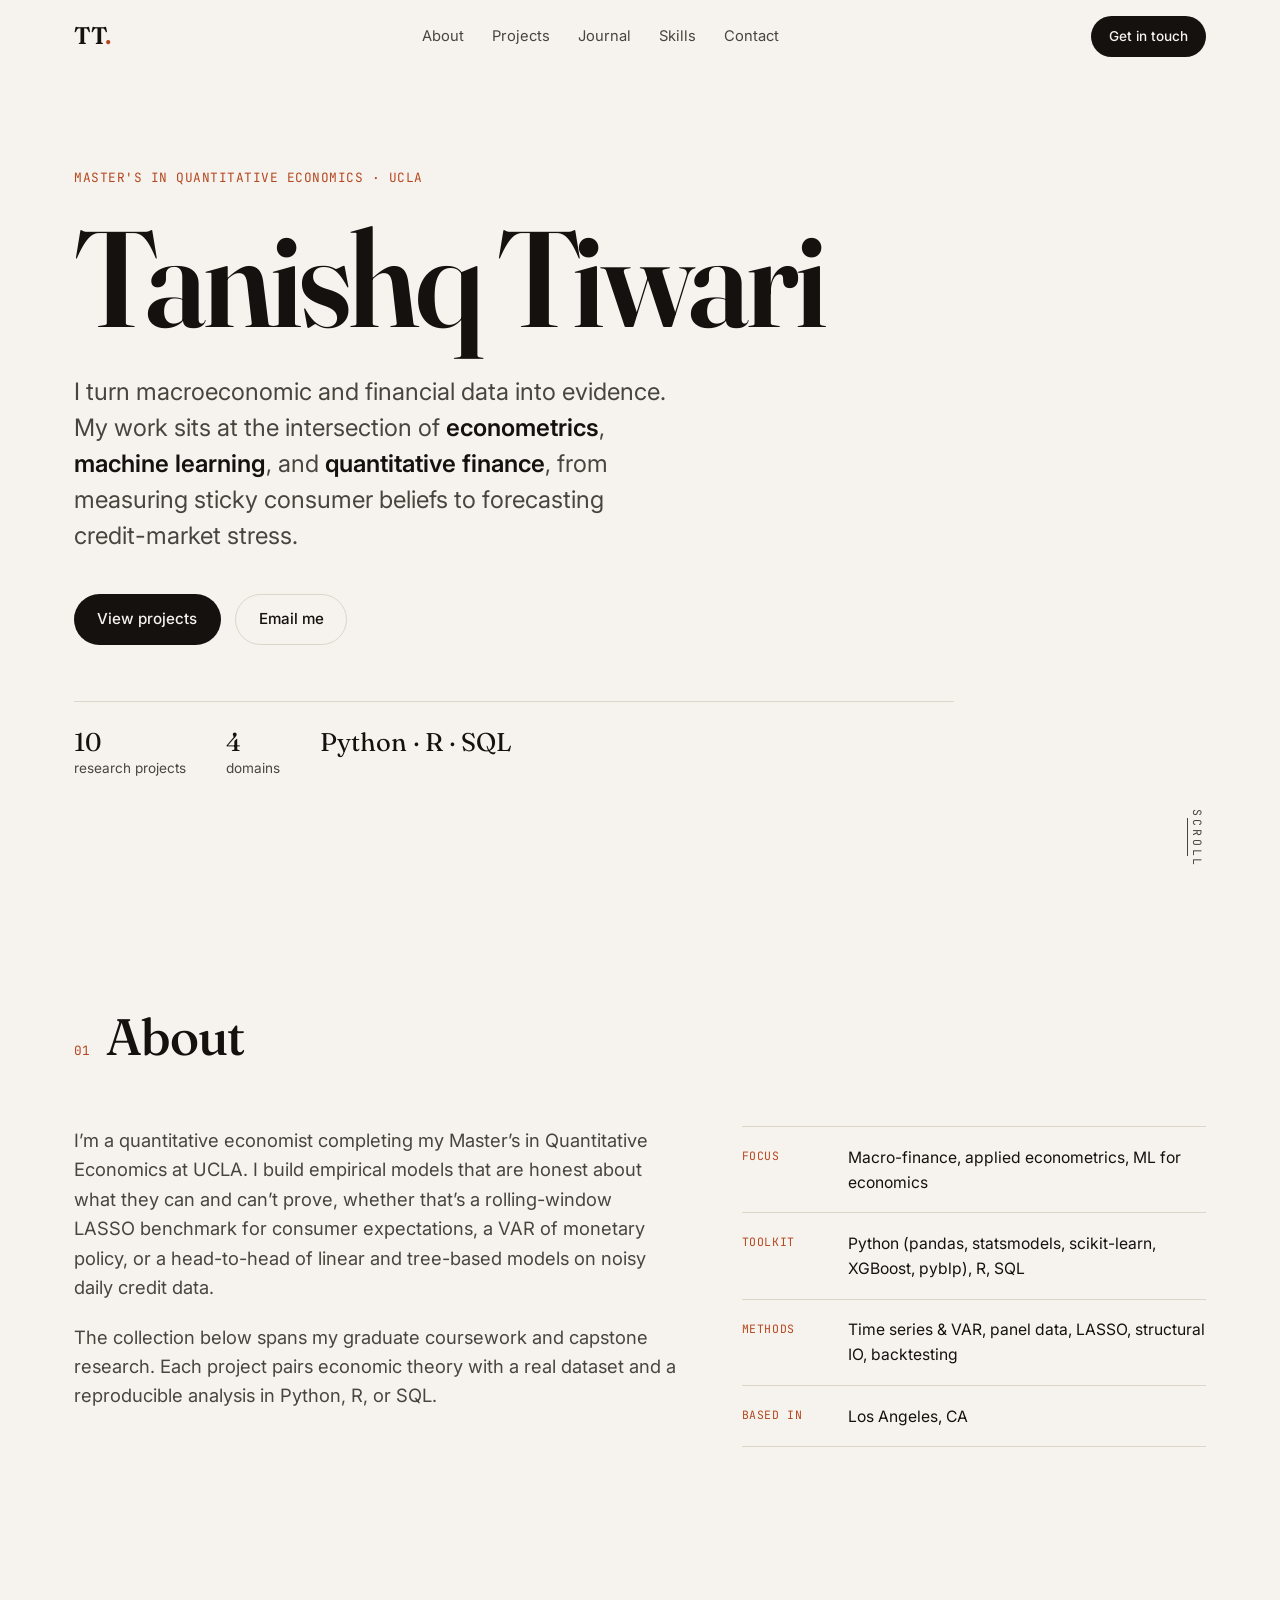
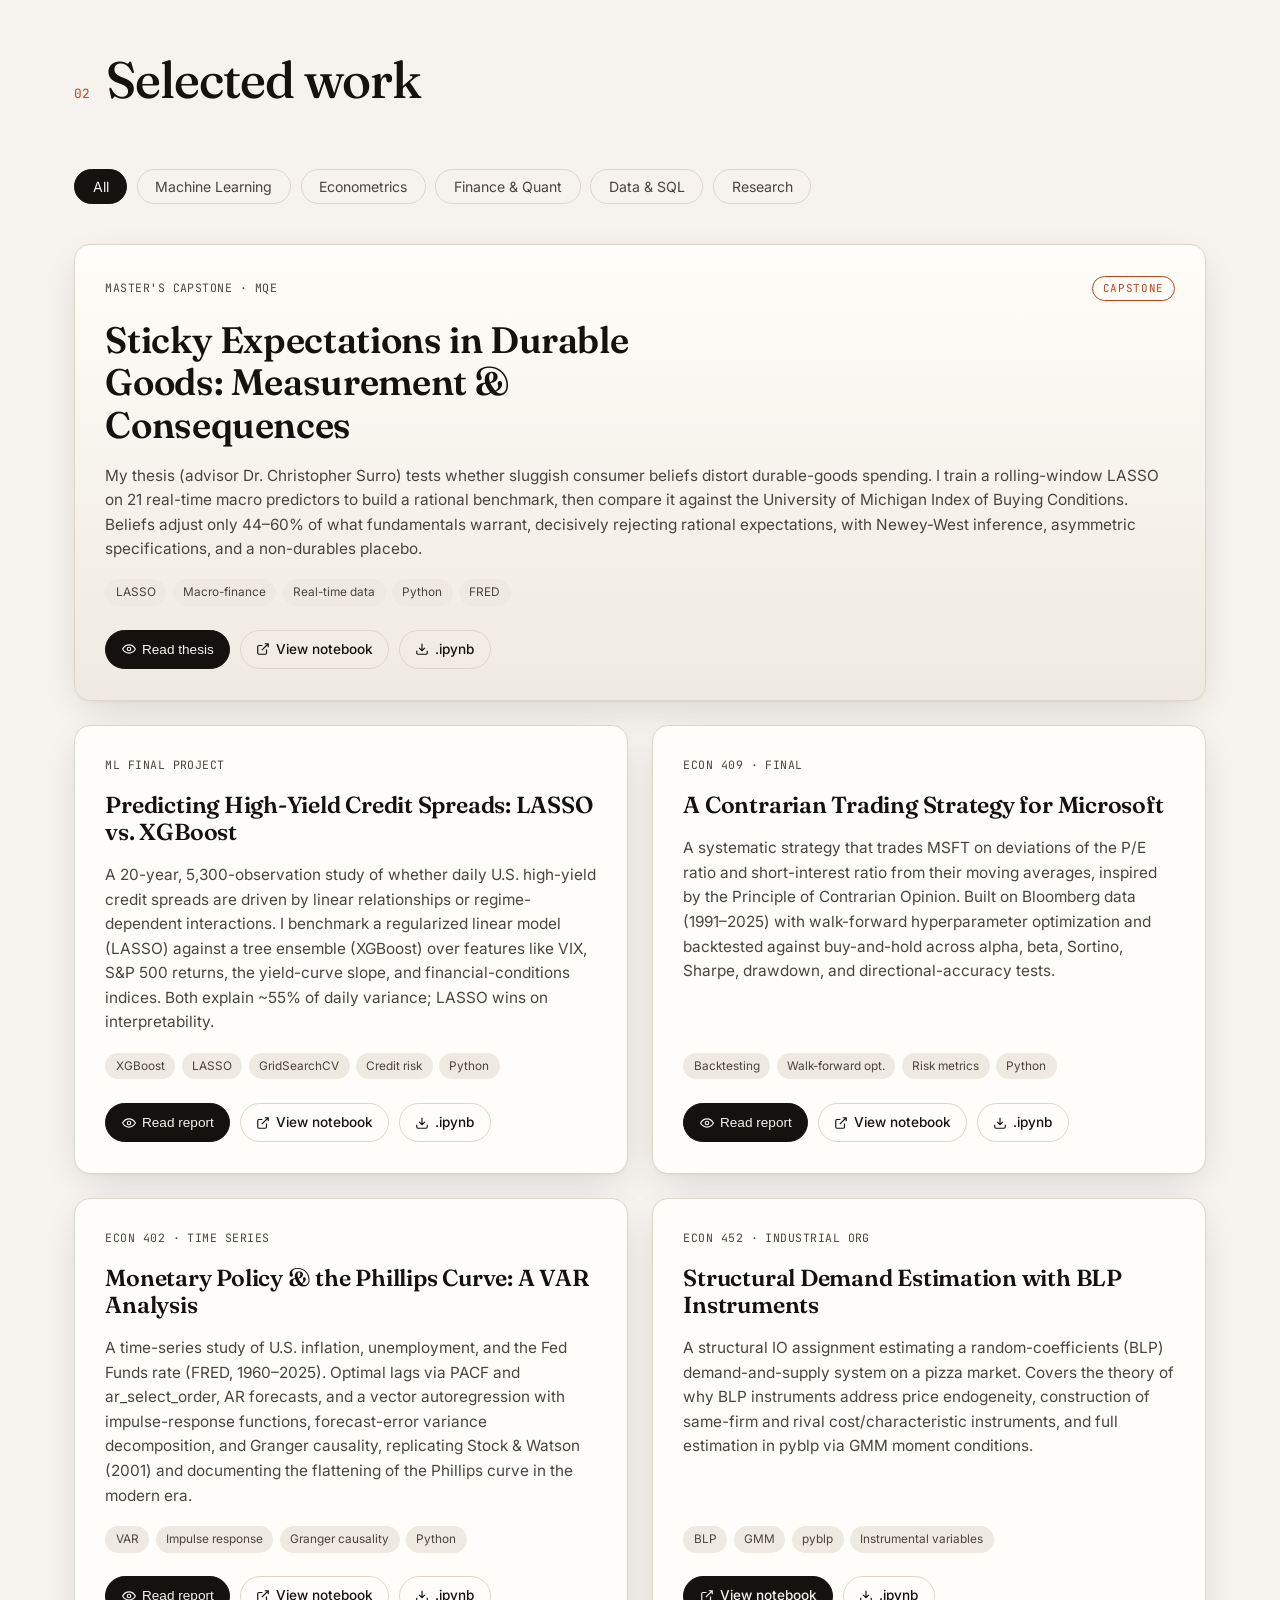
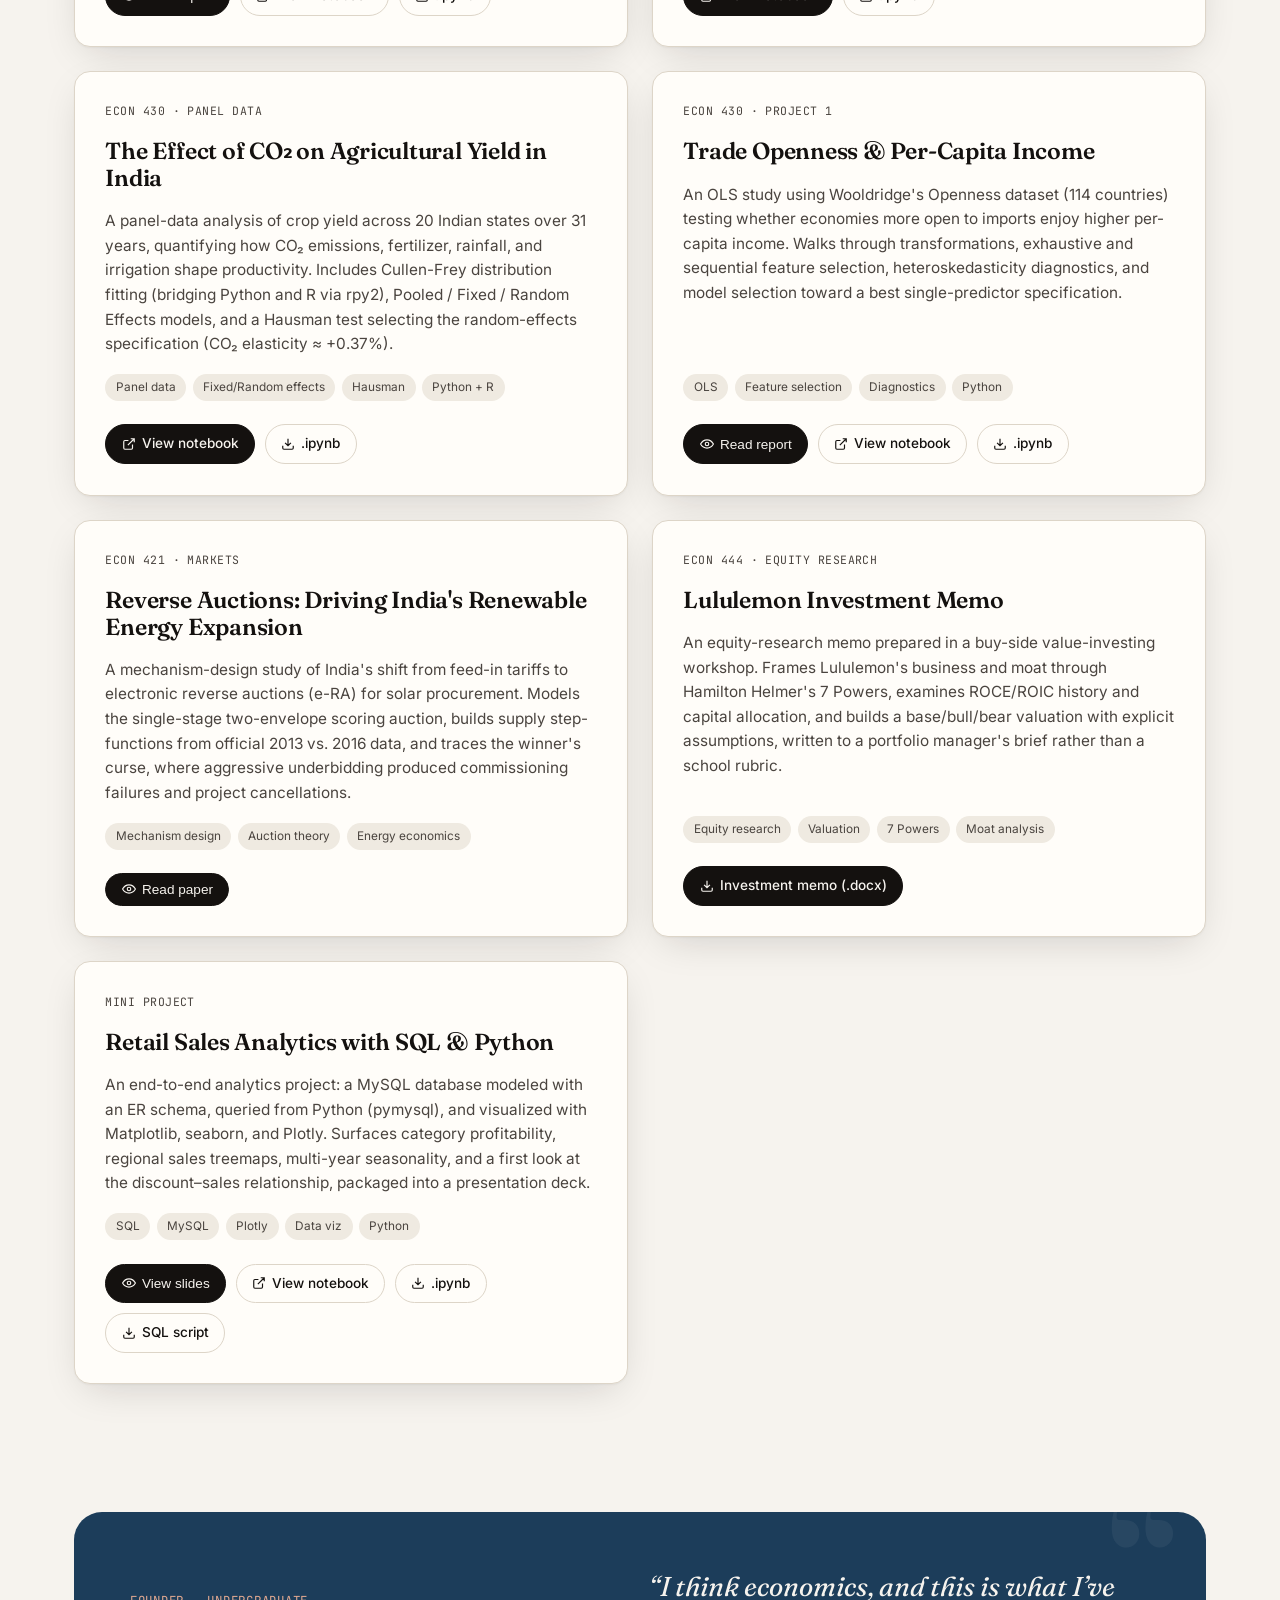
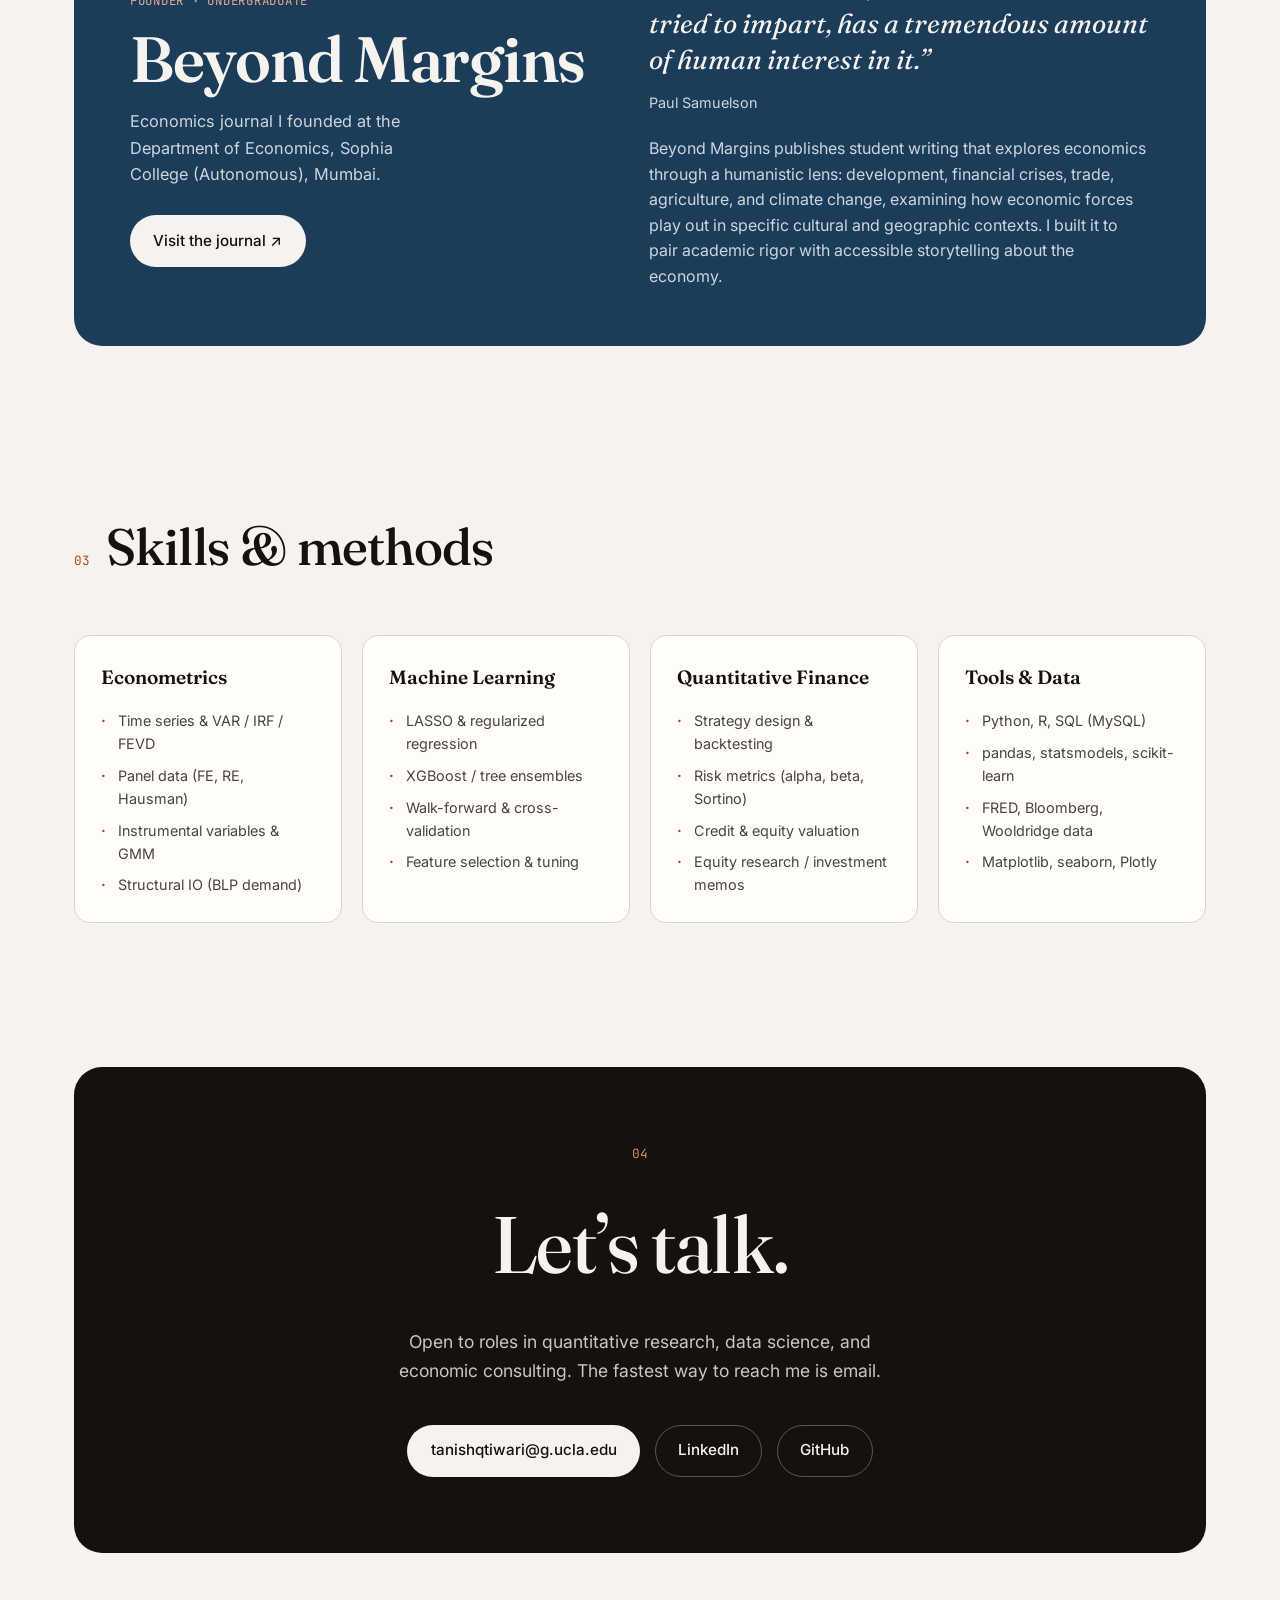
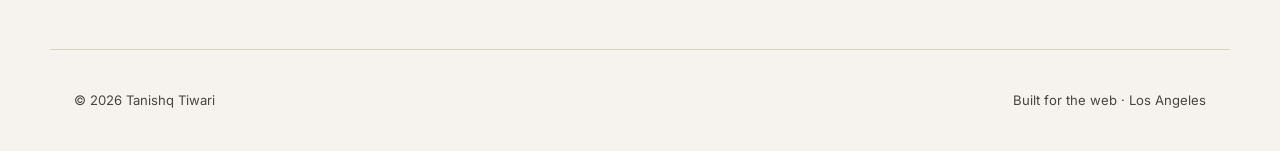
<file: index.html>
<!DOCTYPE html>
<html lang="en">
<head>
  <meta charset="UTF-8" />
  <meta name="viewport" content="width=device-width, initial-scale=1.0" />
  <title>Tanishq Tiwari · Quantitative Economics </title>
  <meta name="description" content="Portfolio of Tanishq Tiwari, Master's in Quantitative Economics at UCLA. Projects across econometrics, machine learning, quantitative finance, and data engineering." />
  <link rel="preconnect" href="https://fonts.googleapis.com" />
  <link rel="preconnect" href="https://fonts.gstatic.com" crossorigin />
  <link href="https://fonts.googleapis.com/css2?family=Fraunces:opsz,wght@9..144,400;9..144,500;9..144,600;9..144,700&family=Inter:wght@400;500;600;700&family=JetBrains+Mono:wght@400;500&display=swap" rel="stylesheet" />
  <link rel="stylesheet" href="styles.css" />
</head>
<body>
  <!-- Navigation -->
  <header class="nav" id="nav">
    <div class="nav__inner">
      <a href="#top" class="nav__brand">TT<span class="nav__dot">.</span></a>
      <nav class="nav__links">
        <a href="#about">About</a>
        <a href="#projects">Projects</a>
        <a href="#beyond-margins">Journal</a>
        <a href="#skills">Skills</a>
        <a href="#contact">Contact</a>
      </nav>
      <a href="#contact" class="btn btn--small">Get in touch</a>
    </div>
  </header>

  <!-- Hero -->
  <section class="hero" id="top">
    <div class="hero__inner">
      <p class="hero__eyebrow">Master's in Quantitative Economics · UCLA</p>
      <h1 class="hero__title">Tanishq&nbsp;Tiwari</h1>
      <p class="hero__lede">
        I turn macroeconomic and financial data into evidence. My work sits at the
        intersection of <strong>econometrics</strong>, <strong>machine learning</strong>,
        and <strong>quantitative finance</strong>, from measuring sticky consumer
        beliefs to forecasting credit-market stress.
      </p>
      <div class="hero__actions">
        <a href="#projects" class="btn btn--primary">View projects</a>
        <a href="mailto:tanishqtiwari@g.ucla.edu" class="btn btn--ghost">Email me</a>
      </div>
      <ul class="hero__meta">
        <li><span class="hero__num" data-count="10">10</span> research projects</li>
        <li><span class="hero__num" data-count="4">4</span> domains</li>
        <li><span class="hero__num">Python · R · SQL</span></li>
      </ul>
    </div>
    <div class="hero__scroll" aria-hidden="true">scroll</div>
  </section>

  <!-- About -->
  <section class="section about" id="about">
    <div class="section__head">
      <span class="section__index">01</span>
      <h2 class="section__title">About</h2>
    </div>
    <div class="about__grid">
      <div class="about__lead">
        <p>
          I&rsquo;m a quantitative economist completing my Master&rsquo;s in Quantitative
          Economics at UCLA. I build empirical models that are honest about what they can
          and can&rsquo;t prove, whether that&rsquo;s a rolling-window LASSO benchmark
          for consumer expectations, a VAR of monetary policy, or a head-to-head of linear
          and tree-based models on noisy daily credit data.
        </p>
        <p>
          The collection below spans my graduate coursework and capstone research. Each
          project pairs economic theory with a real dataset and a reproducible analysis in
          Python, R, or SQL.
        </p>
      </div>
      <div class="about__facts">
        <div class="fact">
          <span class="fact__k">Focus</span>
          <span class="fact__v">Macro-finance, applied econometrics, ML for economics</span>
        </div>
        <div class="fact">
          <span class="fact__k">Toolkit</span>
          <span class="fact__v">Python (pandas, statsmodels, scikit-learn, XGBoost, pyblp), R, SQL</span>
        </div>
        <div class="fact">
          <span class="fact__k">Methods</span>
          <span class="fact__v">Time series &amp; VAR, panel data, LASSO, structural IO, backtesting</span>
        </div>
        <div class="fact">
          <span class="fact__k">Based in</span>
          <span class="fact__v">Los Angeles, CA</span>
        </div>
      </div>
    </div>
  </section>



  <!-- Projects -->
  <section class="section projects" id="projects">
    <div class="section__head">
      <span class="section__index">02</span>
      <h2 class="section__title">Selected work</h2>
    </div>
    <div class="filters" id="filters" role="tablist" aria-label="Filter projects">
      <button class="filter is-active" data-filter="all">All</button>
      <button class="filter" data-filter="ml">Machine Learning</button>
      <button class="filter" data-filter="econometrics">Econometrics</button>
      <button class="filter" data-filter="finance">Finance &amp; Quant</button>
      <button class="filter" data-filter="data">Data &amp; SQL</button>
      <button class="filter" data-filter="research">Research</button>
    </div>
    <div class="grid" id="project-grid"><!-- cards injected by main.js --></div>
  </section>

  <!-- Feature: Beyond Margins -->
  <section class="feature" id="beyond-margins">
    <div class="feature__inner">
      <div class="feature__left">
        <p class="feature__eyebrow">Founder &middot; Undergraduate</p>
        <h2 class="feature__title">Beyond&nbsp;Margins</h2>
        <p class="feature__role">Economics journal I founded at the Department of Economics, Sophia College (Autonomous), Mumbai.</p>
        <a class="btn btn--primary feature__btn" href="https://beyondmarginsscw.wixsite.com/website" target="_blank" rel="noopener">Visit the journal ↗</a>
      </div>
      <div class="feature__right">
        <blockquote class="feature__quote">
          &ldquo;I think economics, and this is what I&rsquo;ve tried to impart, has a tremendous amount of human interest in it.&rdquo;
          <cite>Paul Samuelson</cite>
        </blockquote>
        <p class="feature__desc">
          Beyond Margins publishes student writing that explores economics through a humanistic
          lens: development, financial crises, trade, agriculture, and climate change, examining
          how economic forces play out in specific cultural and geographic contexts. I built it
          to pair academic rigor with accessible storytelling about the economy.
        </p>
      </div>
    </div>
  </section>

  <!-- Skills -->
  <section class="section skills" id="skills">
    <div class="section__head">
      <span class="section__index">03</span>
      <h2 class="section__title">Skills &amp; methods</h2>
    </div>
    <div class="skills__grid">
      <div class="skillcard">
        <h3>Econometrics</h3>
        <ul>
          <li>Time series &amp; VAR / IRF / FEVD</li>
          <li>Panel data (FE, RE, Hausman)</li>
          <li>Instrumental variables &amp; GMM</li>
          <li>Structural IO (BLP demand)</li>
        </ul>
      </div>
      <div class="skillcard">
        <h3>Machine Learning</h3>
        <ul>
          <li>LASSO &amp; regularized regression</li>
          <li>XGBoost / tree ensembles</li>
          <li>Walk-forward &amp; cross-validation</li>
          <li>Feature selection &amp; tuning</li>
        </ul>
      </div>
      <div class="skillcard">
        <h3>Quantitative Finance</h3>
        <ul>
          <li>Strategy design &amp; backtesting</li>
          <li>Risk metrics (alpha, beta, Sortino)</li>
          <li>Credit &amp; equity valuation</li>
          <li>Equity research / investment memos</li>
        </ul>
      </div>
      <div class="skillcard">
        <h3>Tools &amp; Data</h3>
        <ul>
          <li>Python, R, SQL (MySQL)</li>
          <li>pandas, statsmodels, scikit-learn</li>
          <li>FRED, Bloomberg, Wooldridge data</li>
          <li>Matplotlib, seaborn, Plotly</li>
        </ul>
      </div>
    </div>
  </section>



  <!-- Contact -->
  <section class="section contact" id="contact">
    <div class="contact__inner">
      <p class="section__index">04</p>
      <h2 class="contact__title">Let&rsquo;s talk.</h2>
      <p class="contact__lede">
        Open to roles in quantitative research, data science, and economic
        consulting. The fastest way to reach me is email.
      </p>
      <div class="contact__links">
        <a class="btn btn--primary" href="mailto:tanishqtiwari@g.ucla.edu">tanishqtiwari@g.ucla.edu</a>
        <a class="btn btn--ghost" href="https://www.linkedin.com/" target="_blank" rel="noopener">LinkedIn</a>
        <a class="btn btn--ghost" href="https://github.com/" target="_blank" rel="noopener">GitHub</a>
      </div>
    </div>
  </section>

  <footer class="footer">
    <span>© <span id="year"></span> Tanishq Tiwari</span>
    <span>Built for the web · Los Angeles</span>
  </footer>

  <!-- PDF modal -->
  <div class="modal" id="modal" aria-hidden="true">
    <div class="modal__backdrop" data-close></div>
    <div class="modal__panel" role="dialog" aria-modal="true" aria-labelledby="modal-title">
      <div class="modal__bar">
        <span class="modal__title" id="modal-title">Document</span>
        <div class="modal__bar-actions">
          <a class="modal__action" id="modal-open" href="#" target="_blank" rel="noopener">Open in new tab ↗</a>
          <button class="modal__close" data-close aria-label="Close">✕</button>
        </div>
      </div>
      <iframe class="modal__frame" id="modal-frame" title="Document viewer"></iframe>
    </div>
  </div>

  <script src="main.js"></script>
</body>
</html>
</file>
<file: styles.css>
/* ============================================================
   Tanishq Tiwari — Portfolio
   ============================================================ */
:root {
  --ink: #14110f;
  --ink-soft: #4a443f;
  --paper: #f6f3ee;
  --paper-2: #efeae1;
  --card: #fffdf9;
  --line: #ddd5c8;
  --accent: #b5471f;     /* burnt sienna */
  --accent-2: #1c3d5a;   /* deep slate blue */
  --shadow: 0 1px 2px rgba(20,17,15,.04), 0 12px 40px -12px rgba(20,17,15,.18);
  --radius: 16px;
  --maxw: 1180px;
  --serif: "Fraunces", Georgia, serif;
  --sans: "Inter", system-ui, -apple-system, sans-serif;
  --mono: "JetBrains Mono", ui-monospace, monospace;
}

* { box-sizing: border-box; margin: 0; padding: 0; }
html { scroll-behavior: smooth; }
body {
  font-family: var(--sans);
  background: var(--paper);
  color: var(--ink);
  line-height: 1.6;
  -webkit-font-smoothing: antialiased;
  overflow-x: hidden;
}
a { color: inherit; text-decoration: none; }
strong { font-weight: 600; }

/* ---------- Buttons ---------- */
.btn {
  display: inline-flex; align-items: center; gap: .5rem;
  font-weight: 500; font-size: .95rem;
  padding: .8rem 1.4rem; border-radius: 100px;
  border: 1px solid transparent; cursor: pointer;
  transition: transform .18s ease, background .18s ease, color .18s ease, border-color .18s ease;
  white-space: nowrap;
}
.btn:hover { transform: translateY(-2px); }
.btn--primary { background: var(--ink); color: var(--paper); }
.btn--primary:hover { background: var(--accent); }
.btn--ghost { border-color: var(--line); background: transparent; color: var(--ink); }
.btn--ghost:hover { border-color: var(--ink); }
.btn--small { padding: .55rem 1.05rem; font-size: .85rem; background: var(--ink); color: var(--paper); }
.btn--small:hover { background: var(--accent); }

/* ---------- Nav ---------- */
.nav {
  position: fixed; top: 0; left: 0; right: 0; z-index: 50;
  transition: background .3s ease, border-color .3s ease, box-shadow .3s ease;
  border-bottom: 1px solid transparent;
}
.nav.is-scrolled {
  background: rgba(246,243,238,.82);
  backdrop-filter: saturate(180%) blur(14px);
  border-bottom-color: var(--line);
}
.nav__inner {
  max-width: var(--maxw); margin: 0 auto;
  padding: 1rem 1.5rem;
  display: flex; align-items: center; justify-content: space-between; gap: 1rem;
}
.nav__brand { font-family: var(--serif); font-weight: 600; font-size: 1.5rem; letter-spacing: -.02em; }
.nav__dot { color: var(--accent); }
.nav__links { display: flex; gap: 1.75rem; }
.nav__links a { font-size: .92rem; color: var(--ink-soft); position: relative; }
.nav__links a:hover { color: var(--ink); }
.nav__links a::after {
  content: ""; position: absolute; left: 0; bottom: -4px; height: 1px; width: 0;
  background: var(--accent); transition: width .25s ease;
}
.nav__links a:hover::after { width: 100%; }

/* ---------- Hero ---------- */
.hero {
  min-height: 100svh; display: flex; flex-direction: column; justify-content: center;
  max-width: var(--maxw); margin: 0 auto; padding: 7rem 1.5rem 4rem; position: relative;
}
.hero__inner { max-width: 880px; }
.hero__eyebrow {
  font-family: var(--mono); font-size: .8rem; letter-spacing: .04em;
  text-transform: uppercase; color: var(--accent); margin-bottom: 1.5rem;
}
.hero__title {
  font-family: var(--serif); font-weight: 600; letter-spacing: -.03em; line-height: .98;
  font-size: clamp(3.2rem, 11vw, 8.5rem); margin-bottom: 1.75rem;
}
.hero__lede {
  font-size: clamp(1.1rem, 2.2vw, 1.5rem); max-width: 40ch; color: var(--ink-soft);
  line-height: 1.5; margin-bottom: 2.5rem;
}
.hero__lede strong { color: var(--ink); }
.hero__actions { display: flex; flex-wrap: wrap; gap: .9rem; margin-bottom: 3.5rem; }
.hero__meta {
  list-style: none; display: flex; flex-wrap: wrap; gap: 2.5rem;
  border-top: 1px solid var(--line); padding-top: 1.75rem;
}
.hero__meta li {
  display: flex; flex-direction: column; gap: .15rem;
  font-size: .85rem; color: var(--ink-soft);
}
.hero__num { font-family: var(--serif); font-size: 1.6rem; color: var(--ink); line-height: 1; }
.hero__scroll {
  position: absolute; bottom: 2rem; right: 1.5rem;
  font-family: var(--mono); font-size: .72rem; letter-spacing: .25em;
  text-transform: uppercase; color: var(--ink-soft);
  writing-mode: vertical-rl;
}
.hero__scroll::after {
  content: ""; display: block; width: 1px; height: 38px; margin: .6rem auto 0;
  background: var(--ink-soft); animation: scrolldot 1.8s ease-in-out infinite;
}
@keyframes scrolldot { 0%,100% { transform: scaleY(.3); opacity:.3; transform-origin: top; } 50% { transform: scaleY(1); opacity:1; } }

/* ---------- Sections ---------- */
.section { max-width: var(--maxw); margin: 0 auto; padding: 6rem 1.5rem; }
.section__head { display: flex; align-items: baseline; gap: 1rem; margin-bottom: 3rem; }
.section__index { font-family: var(--mono); font-size: .8rem; color: var(--accent); }
.section__title { font-family: var(--serif); font-weight: 500; font-size: clamp(2rem, 5vw, 3.2rem); letter-spacing: -.02em; }

/* ---------- About ---------- */
.about__grid { display: grid; grid-template-columns: 1.3fr 1fr; gap: 4rem; align-items: start; }
.about__lead p { font-size: 1.15rem; color: var(--ink-soft); margin-bottom: 1.25rem; }
.about__lead p:last-child { margin-bottom: 0; }
.about__facts { display: flex; flex-direction: column; gap: 0; border-top: 1px solid var(--line); }
.fact { display: grid; grid-template-columns: 90px 1fr; gap: 1rem; padding: 1.1rem 0; border-bottom: 1px solid var(--line); }
.fact__k { font-family: var(--mono); font-size: .72rem; text-transform: uppercase; letter-spacing: .05em; color: var(--accent); padding-top: .15rem; }
.fact__v { font-size: .98rem; color: var(--ink); }

/* ---------- Feature: Beyond Margins ---------- */
.feature { max-width: var(--maxw); margin: 0 auto; padding: 2rem 1.5rem 4rem; }
.feature__inner {
  background: var(--accent-2); color: var(--paper);
  border-radius: 28px; padding: clamp(2rem, 5vw, 3.5rem);
  display: grid; grid-template-columns: 1fr 1.2fr; gap: clamp(2rem, 5vw, 4rem); align-items: center;
  position: relative; overflow: hidden;
}
.feature__inner::after {
  content: "“"; position: absolute; top: -3rem; right: 1.5rem;
  font-family: var(--serif); font-size: 16rem; line-height: 1; color: rgba(246,243,238,.06);
  pointer-events: none;
}
.feature__eyebrow { font-family: var(--mono); font-size: .78rem; letter-spacing: .06em; text-transform: uppercase; color: #e0a890; margin-bottom: 1rem; }
.feature__title { font-family: var(--serif); font-weight: 600; font-size: clamp(2.4rem, 6vw, 4rem); letter-spacing: -.02em; line-height: 1; margin-bottom: 1.1rem; }
.feature__role { color: #cdd6df; font-size: 1.02rem; margin-bottom: 1.75rem; max-width: 32ch; }
.feature__btn { background: var(--paper); color: var(--ink); }
.feature__btn:hover { background: var(--accent); color: var(--paper); }
.feature__quote {
  font-family: var(--serif); font-size: clamp(1.25rem, 2.5vw, 1.7rem); line-height: 1.35;
  font-style: italic; margin-bottom: 1.5rem; position: relative; z-index: 1;
}
.feature__quote cite { display: block; font-size: .9rem; font-style: normal; color: #cdd6df; margin-top: .9rem; font-family: var(--sans); }
.feature__desc { color: #cdd6df; font-size: 1rem; position: relative; z-index: 1; }

/* ---------- Filters ---------- */
.filters { display: flex; flex-wrap: wrap; gap: .6rem; margin-bottom: 2.5rem; }
.filter {
  font-family: var(--sans); font-size: .88rem; color: var(--ink-soft);
  background: transparent; border: 1px solid var(--line); border-radius: 100px;
  padding: .5rem 1.1rem; cursor: pointer; transition: all .18s ease;
}
.filter:hover { border-color: var(--ink); color: var(--ink); }
.filter.is-active { background: var(--ink); color: var(--paper); border-color: var(--ink); }

/* ---------- Project grid ---------- */
.grid { display: grid; grid-template-columns: repeat(2, 1fr); gap: 1.5rem; }
.card {
  background: var(--card); border: 1px solid var(--line); border-radius: var(--radius);
  padding: 1.9rem; display: flex; flex-direction: column; gap: 1.1rem;
  box-shadow: var(--shadow); transition: transform .25s ease, box-shadow .25s ease, border-color .25s ease;
  position: relative; overflow: hidden;
}
.card::before {
  content: ""; position: absolute; inset: 0 0 auto 0; height: 3px;
  background: linear-gradient(90deg, var(--accent), var(--accent-2));
  transform: scaleX(0); transform-origin: left; transition: transform .35s ease;
}
.card:hover { transform: translateY(-4px); box-shadow: 0 1px 2px rgba(20,17,15,.05), 0 24px 50px -16px rgba(20,17,15,.28); border-color: #cabfab; }
.card:hover::before { transform: scaleX(1); }
.card.is-hidden { display: none; }
.card.is-featured { grid-column: 1 / -1; background: linear-gradient(180deg, var(--card), var(--paper-2)); }
.card__top { display: flex; align-items: center; justify-content: space-between; gap: 1rem; }
.card__course { font-family: var(--mono); font-size: .72rem; letter-spacing: .04em; text-transform: uppercase; color: var(--ink-soft); }
.card__badge { font-family: var(--mono); font-size: .68rem; letter-spacing: .06em; text-transform: uppercase; color: var(--accent); border: 1px solid var(--accent); border-radius: 100px; padding: .2rem .6rem; }
.card__title { font-family: var(--serif); font-weight: 600; font-size: 1.45rem; line-height: 1.15; letter-spacing: -.01em; }
.card.is-featured .card__title { font-size: clamp(1.6rem, 3.2vw, 2.3rem); max-width: 22ch; }
.card__desc { font-size: .96rem; color: var(--ink-soft); }
.card__tags { display: flex; flex-wrap: wrap; gap: .4rem; margin-top: auto; }
.tag { font-size: .74rem; color: var(--ink-soft); background: var(--paper-2); border-radius: 100px; padding: .25rem .65rem; }
.card__actions { display: flex; flex-wrap: wrap; gap: .6rem; padding-top: .35rem; }
.linkbtn {
  display: inline-flex; align-items: center; gap: .4rem;
  font-size: .85rem; font-weight: 500; padding: .5rem .95rem; border-radius: 100px;
  border: 1px solid var(--line); cursor: pointer; transition: all .18s ease; background: transparent; color: var(--ink);
}
.linkbtn:hover { border-color: var(--ink); transform: translateY(-1px); }
.linkbtn--solid { background: var(--ink); color: var(--paper); border-color: var(--ink); }
.linkbtn--solid:hover { background: var(--accent); border-color: var(--accent); }
.linkbtn svg { width: 14px; height: 14px; }

/* ---------- Skills ---------- */
.skills__grid { display: grid; grid-template-columns: repeat(4, 1fr); gap: 1.25rem; }
.skillcard { background: var(--card); border: 1px solid var(--line); border-radius: var(--radius); padding: 1.6rem; }
.skillcard h3 { font-family: var(--serif); font-weight: 600; font-size: 1.2rem; margin-bottom: 1rem; }
.skillcard ul { list-style: none; display: flex; flex-direction: column; gap: .55rem; }
.skillcard li { font-size: .9rem; color: var(--ink-soft); padding-left: 1.1rem; position: relative; }
.skillcard li::before { content: "·"; position: absolute; left: 0; color: var(--accent); font-weight: 700; }

/* ---------- Contact ---------- */
.contact { padding-top: 3rem; }
.contact__inner {
  background: var(--ink); color: var(--paper); border-radius: 28px;
  padding: clamp(2.5rem, 6vw, 5rem); text-align: center;
}
.contact .section__index { color: #d98b6e; margin-bottom: 1rem; }
.contact__title { font-family: var(--serif); font-weight: 500; font-size: clamp(2.5rem, 8vw, 5rem); letter-spacing: -.02em; margin-bottom: 1.25rem; }
.contact__lede { max-width: 46ch; margin: 0 auto 2.5rem; color: #cfc6ba; font-size: 1.1rem; }
.contact__links { display: flex; flex-wrap: wrap; gap: .9rem; justify-content: center; }
.contact .btn--primary { background: var(--paper); color: var(--ink); }
.contact .btn--primary:hover { background: var(--accent); color: var(--paper); }
.contact .btn--ghost { border-color: rgba(246,243,238,.3); color: var(--paper); }
.contact .btn--ghost:hover { border-color: var(--paper); }

/* ---------- Footer ---------- */
.footer {
  max-width: var(--maxw); margin: 0 auto; padding: 2.5rem 1.5rem;
  display: flex; justify-content: space-between; gap: 1rem; flex-wrap: wrap;
  font-size: .82rem; color: var(--ink-soft); border-top: 1px solid var(--line);
}

/* ---------- Modal ---------- */
.modal { position: fixed; inset: 0; z-index: 100; display: none; }
.modal.is-open { display: block; }
.modal__backdrop { position: absolute; inset: 0; background: rgba(20,17,15,.55); backdrop-filter: blur(3px); }
.modal__panel {
  position: absolute; inset: 3vh 3vw; background: var(--paper); border-radius: 16px;
  display: flex; flex-direction: column; overflow: hidden; box-shadow: 0 30px 80px -20px rgba(0,0,0,.5);
}
.modal__bar { display: flex; align-items: center; justify-content: space-between; gap: 1rem; padding: .85rem 1.1rem; border-bottom: 1px solid var(--line); }
.modal__title { font-weight: 600; font-size: .95rem; }
.modal__bar-actions { display: flex; align-items: center; gap: 1rem; }
.modal__action { font-size: .85rem; color: var(--accent); }
.modal__close { background: transparent; border: none; font-size: 1.05rem; cursor: pointer; color: var(--ink-soft); line-height: 1; }
.modal__close:hover { color: var(--ink); }
.modal__frame { flex: 1; border: none; width: 100%; background: #525659; }

/* ---------- Reveal animation ---------- */
.reveal { opacity: 0; transform: translateY(24px); transition: opacity .7s ease, transform .7s ease; }
.reveal.is-visible { opacity: 1; transform: none; }

/* ---------- Responsive ---------- */
@media (max-width: 900px) {
  .about__grid { grid-template-columns: 1fr; gap: 2.5rem; }
  .feature__inner { grid-template-columns: 1fr; gap: 2rem; }
  .grid { grid-template-columns: 1fr; }
  .skills__grid { grid-template-columns: repeat(2, 1fr); }
  .nav__links { display: none; }
}
@media (max-width: 560px) {
  .skills__grid { grid-template-columns: 1fr; }
  .hero__meta { gap: 1.5rem; }
  .section { padding: 4rem 1.25rem; }
  .modal__panel { inset: 0; border-radius: 0; }
}
@media (prefers-reduced-motion: reduce) {
  * { animation: none !important; transition: none !important; }
  .reveal { opacity: 1; transform: none; }
}
</file>
